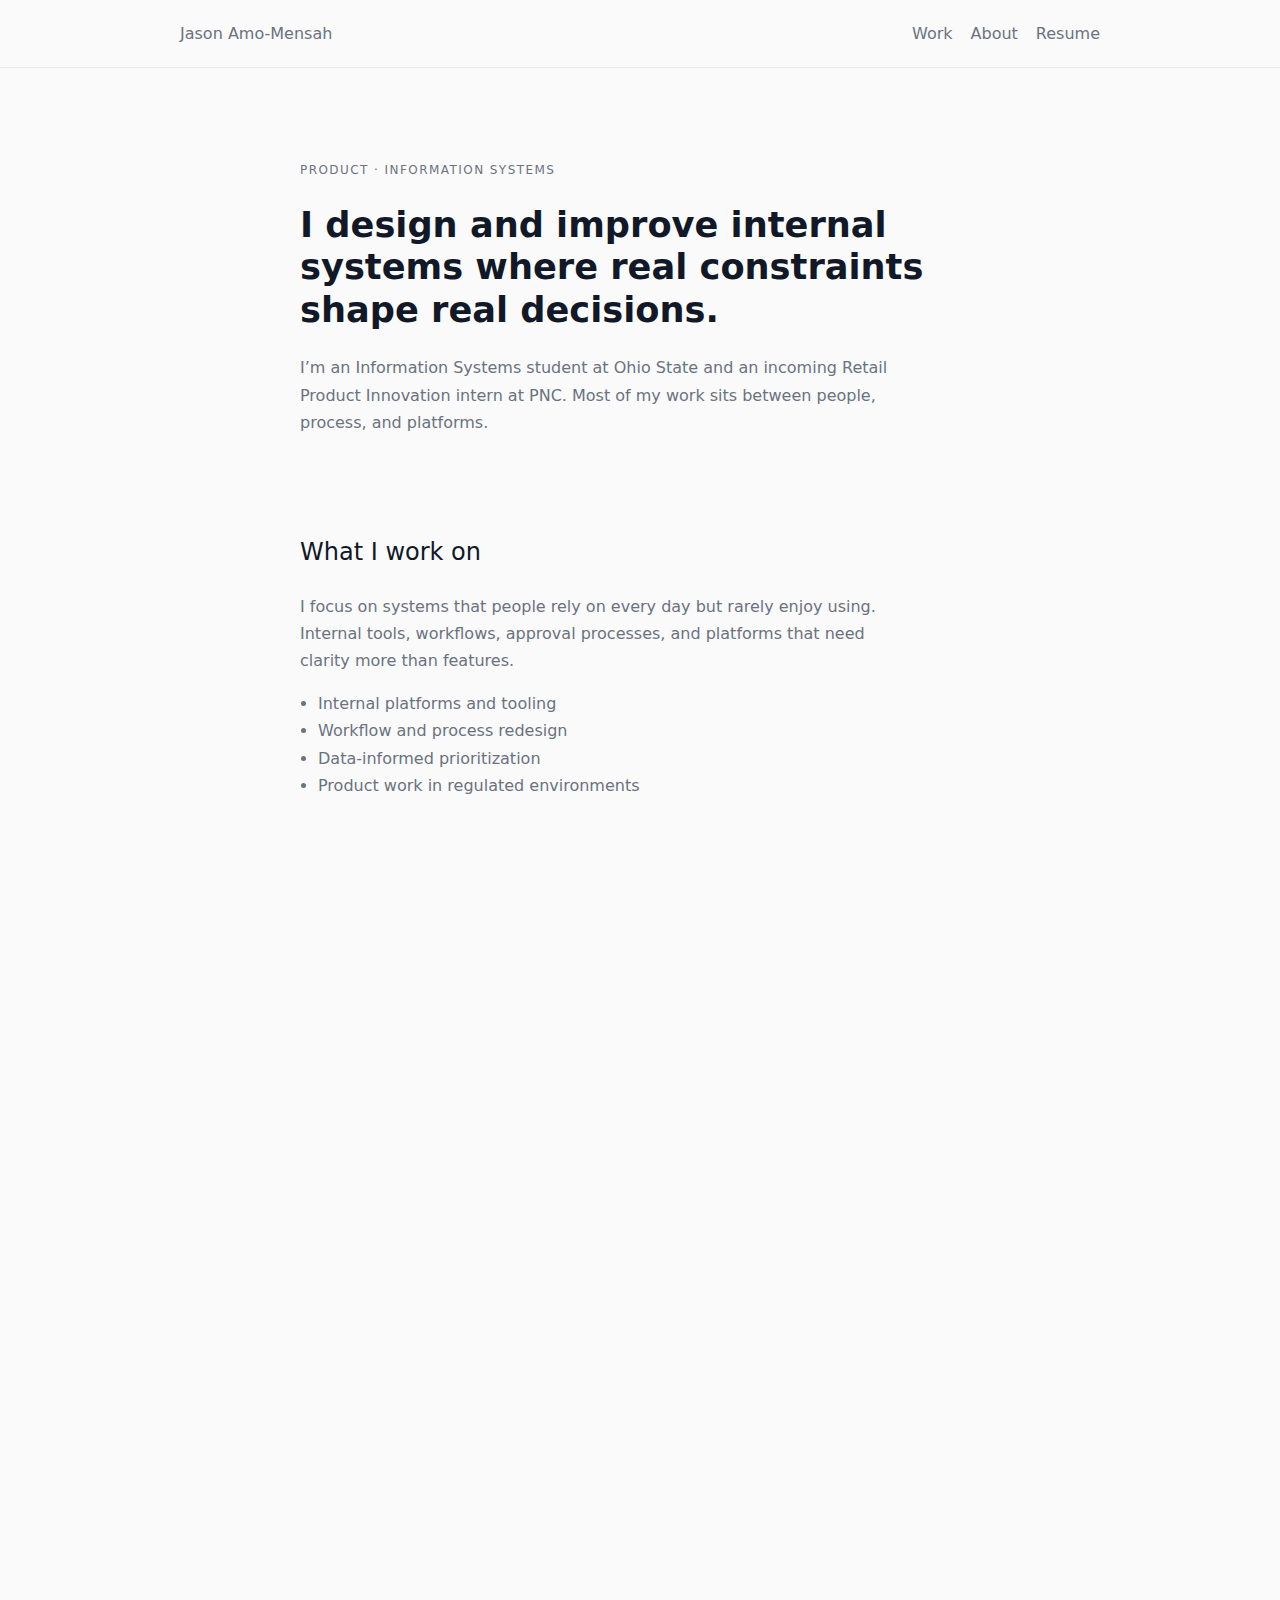
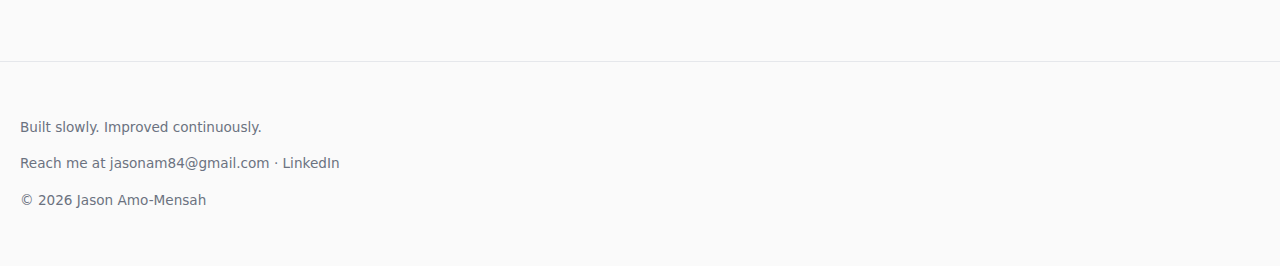
<file: index.html>
<!doctype html>
<html lang="en">
<head>
  <meta charset="utf-8">
  <meta name="viewport" content="width=device-width, initial-scale=1">
  <title>Jason Amo-Mensah</title>
  <meta name="description" content="Product and Information Systems portfolio focused on internal platforms, workflows, and decision-making.">
  <link rel="icon" type="image/svg+xml" href="assets/favicon.svg">
  <link rel="stylesheet" href="assets/css/style.css">
</head>
<body>

<div id="progress"></div>

<header class="header">
  <nav class="nav">
    <a class="brand" href="index.html">Jason Amo-Mensah</a>
    <div class="nav-links">
      <a href="work.html">Work</a>
      <a href="about.html">About</a>
      <a href="resume.html">Resume</a>
    </div>
  </nav>
</header>

<main class="main">

  <!-- INTRO -->
  <section class="intro reveal">
    <p class="eyebrow">Product · Information Systems</p>
    <h1>
      I design and improve internal systems where
      real constraints shape real decisions.
    </h1>
    <p class="lede">
      I’m an Information Systems student at Ohio State and an incoming
      Retail Product Innovation intern at PNC. Most of my work sits
      between people, process, and platforms.
    </p>
  </section>

  <!-- WHAT I WORK ON -->
  <section class="reveal">
    <h2>What I work on</h2>
    <p class="lede">
      I focus on systems that people rely on every day but rarely enjoy using.
      Internal tools, workflows, approval processes, and platforms that
      need clarity more than features.
    </p>
    <ul>
      <li>Internal platforms and tooling</li>
      <li>Workflow and process redesign</li>
      <li>Data-informed prioritization</li>
      <li>Product work in regulated environments</li>
    </ul>
  </section>

  <!-- SELECTED WORK -->
  <section class="reveal">
    <h2>Selected work</h2>

    <p>
      <strong>
        <a href="case-imageomics.html">
          NSF website redesign
        </a>
      </strong><br>
      Led an end-to-end redesign of an internal research platform used by
      faculty, researchers, and staff. Improved navigation clarity,
      reduced approval turnaround time, and established a clearer
      source of truth.
    </p>

    <p>
      <strong>
        <a href="case-asphalt-qcqa.html">
          Materials testing and compliance systems
        </a>
      </strong><br>
      Designed tracking and review workflows in a public-sector
      environment, improving audit readiness and reducing processing
      time under regulatory constraints.
    </p>

    <p>
      <strong>
        Digital strategy and analytics
      </strong><br>
      Used analytics to guide content and outreach decisions,
      working with non-technical stakeholders to define what success
      actually meant.
    </p>
  </section>

  <!-- HOW I THINK -->
  <section class="reveal">
    <h2>How I approach problems</h2>
    <ul>
      <li>I write decisions down so tradeoffs are explicit</li>
      <li>I prioritize clarity over customization</li>
      <li>I design systems that survive handoffs</li>
      <li>I optimize for long-term maintainability, not demos</li>
    </ul>
  </section>

</main>

<footer class="footer">
  <p class="footer-note">Built slowly. Improved continuously.</p>
  <p>
    Reach me at
    <a href="mailto:jasonam84@gmail.com">jasonam84@gmail.com</a>
    ·
    <a href="https://www.linkedin.com/in/jasonamomensah" target="_blank" rel="noopener">
      LinkedIn
    </a>
  </p>
  <p>© <span id="year"></span> Jason Amo-Mensah</p>
</footer>

<script src="assets/js/main.js"></script>
</body>
</html>
</file>
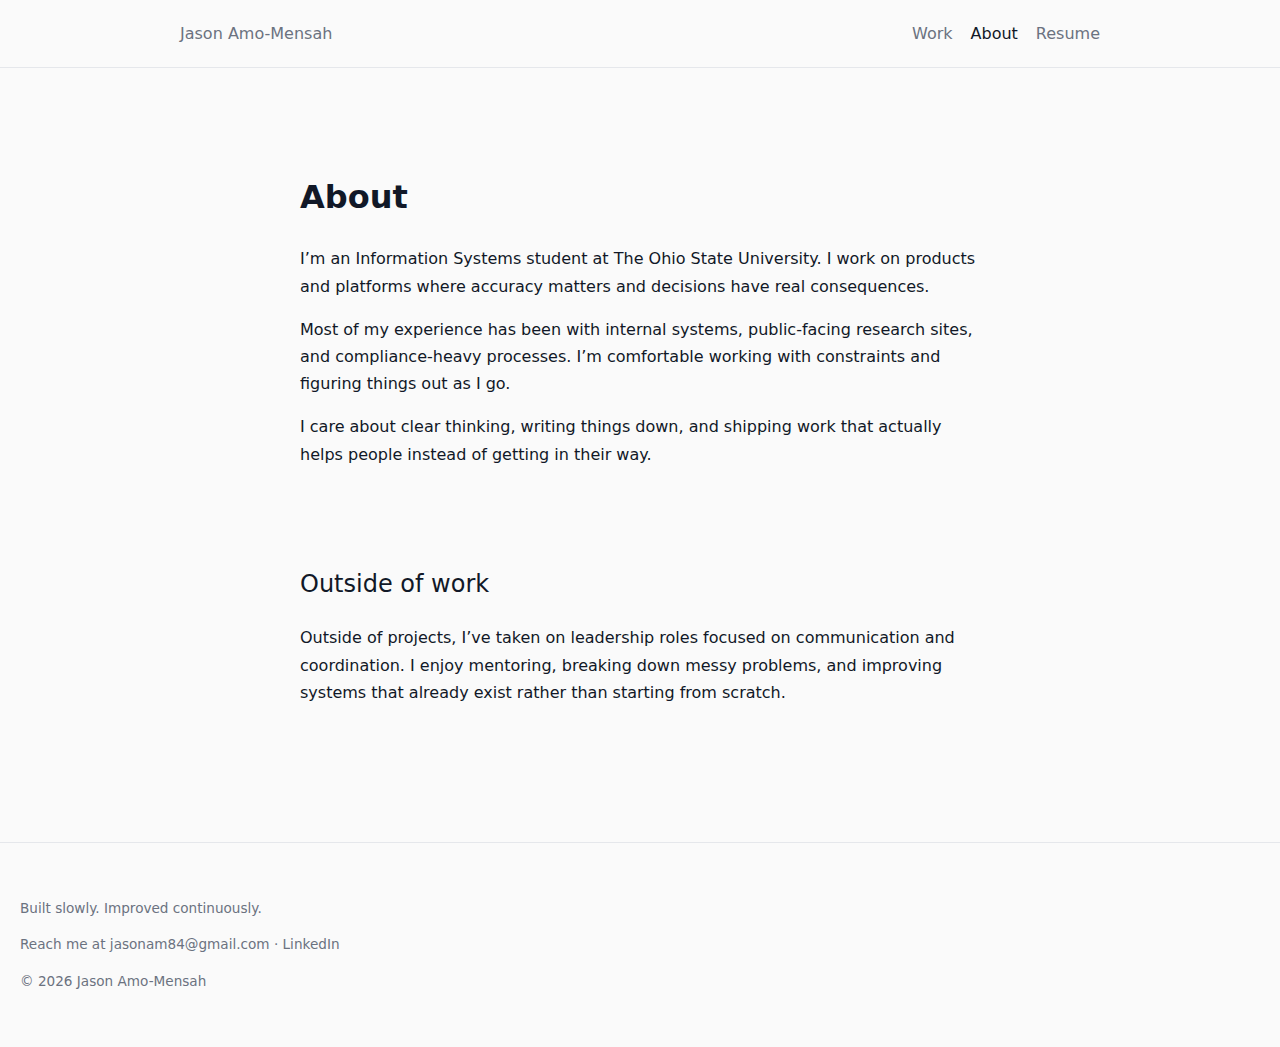
<file: about.html>
<!doctype html>
<html lang="en">
<head>
  <meta charset="utf-8">
  <meta name="viewport" content="width=device-width, initial-scale=1">
  <title>About | Jason Amo-Mensah</title>
  <link rel="icon" type="image/svg+xml" href="assets/favicon.svg">
  <link rel="stylesheet" href="assets/css/style.css">
</head>
<body>

<header class="header">
  <nav class="nav">
    <a class="brand" href="index.html">Jason Amo-Mensah</a>
    <div class="nav-links">
      <a href="work.html">Work</a>
      <a class="active" href="about.html">About</a>
      <a href="resume.html">Resume</a>
    </div>
  </nav>
</header>

<main class="main">
  <h1>About</h1>

  <p>
    I’m an Information Systems student at The Ohio State University.
    I work on products and platforms where accuracy matters and
    decisions have real consequences.
  </p>

  <p>
    Most of my experience has been with internal systems, public-facing
    research sites, and compliance-heavy processes. I’m comfortable
    working with constraints and figuring things out as I go.
  </p>

  <p>
    I care about clear thinking, writing things down, and shipping work
    that actually helps people instead of getting in their way.
  </p>

  <h2>Outside of work</h2>
  <p>
    Outside of projects, I’ve taken on leadership roles focused on
    communication and coordination. I enjoy mentoring, breaking down
    messy problems, and improving systems that already exist rather
    than starting from scratch.
  </p>
</main>

<footer class="footer">
  <p class="footer-note">Built slowly. Improved continuously.</p>
  <p>
    Reach me at
    <a href="mailto:jasonam84@gmail.com">jasonam84@gmail.com</a>
    ·
    <a href="https://www.linkedin.com/in/jasonamomensah" target="_blank" rel="noopener">
      LinkedIn
    </a>
  </p>
  <p>© <span id="year"></span> Jason Amo-Mensah</p>
</footer>

<script src="assets/js/main.js"></script>
</body>
</html>
</file>
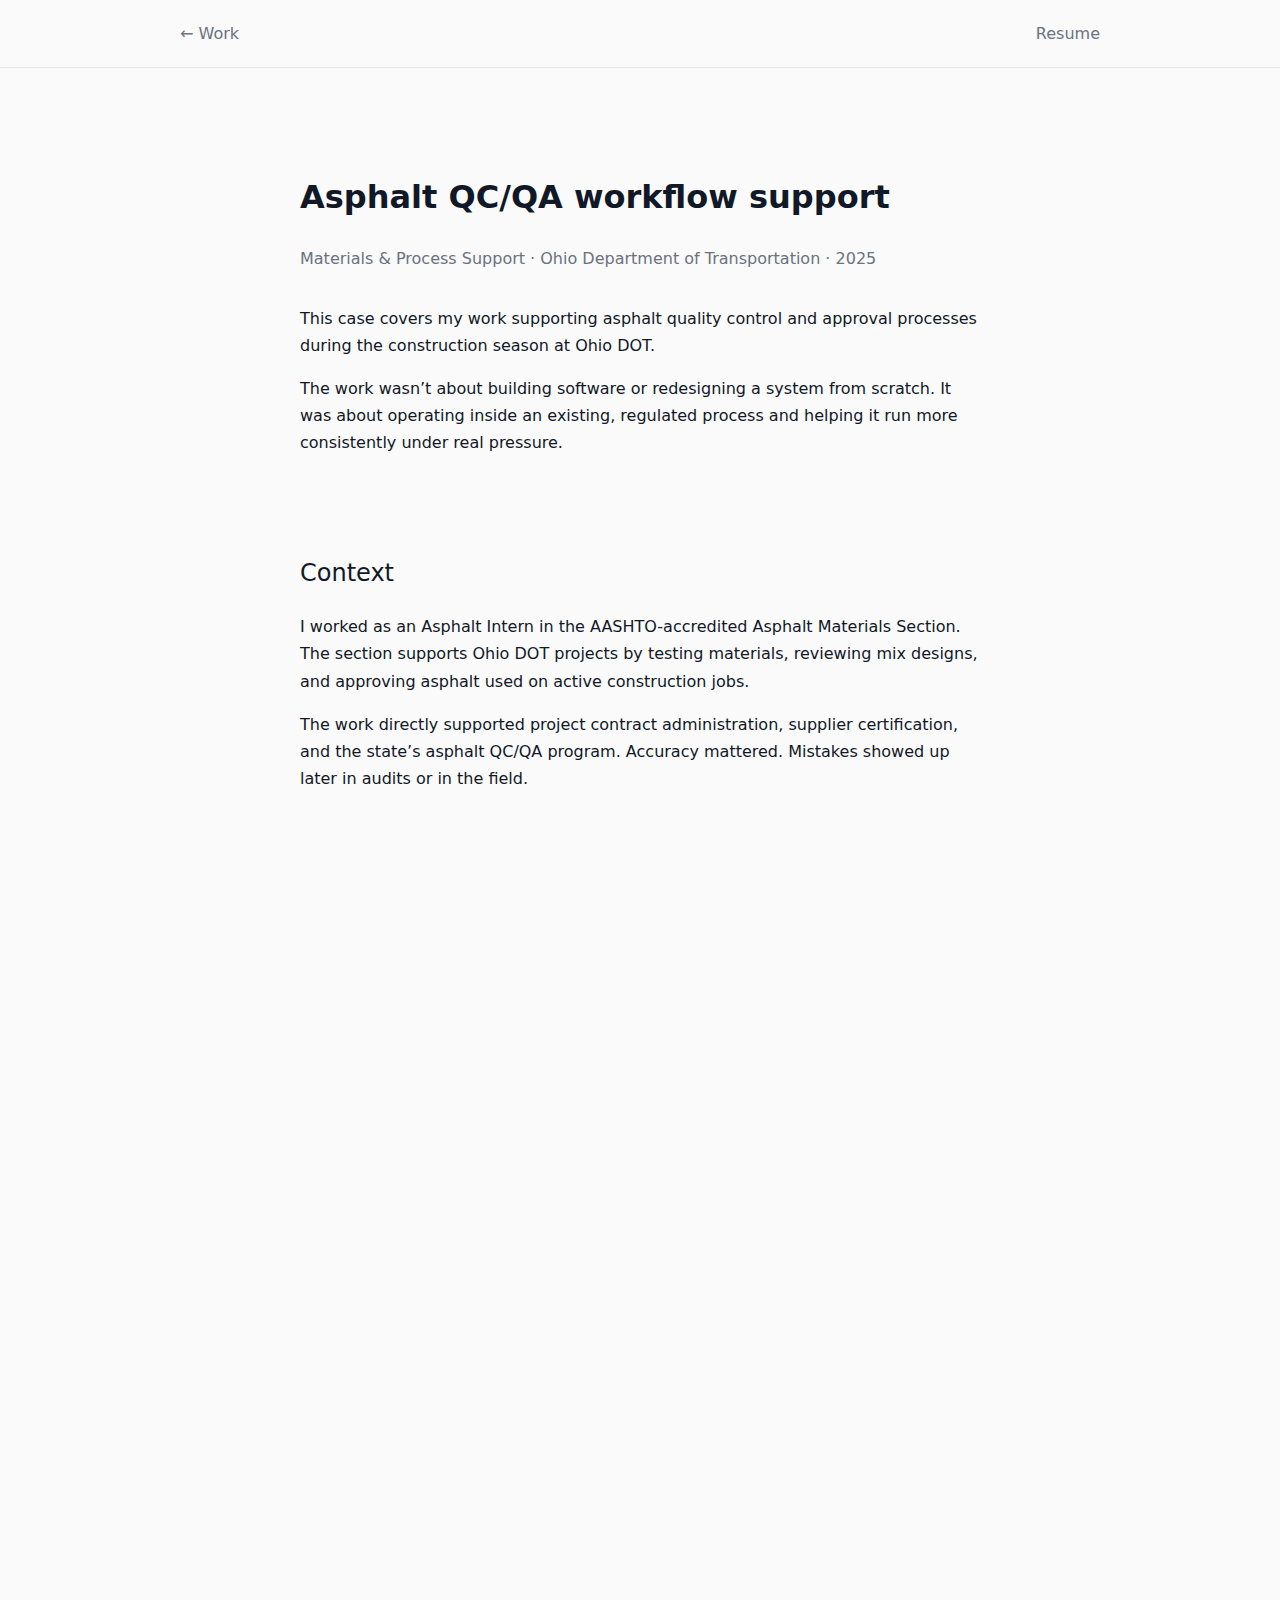
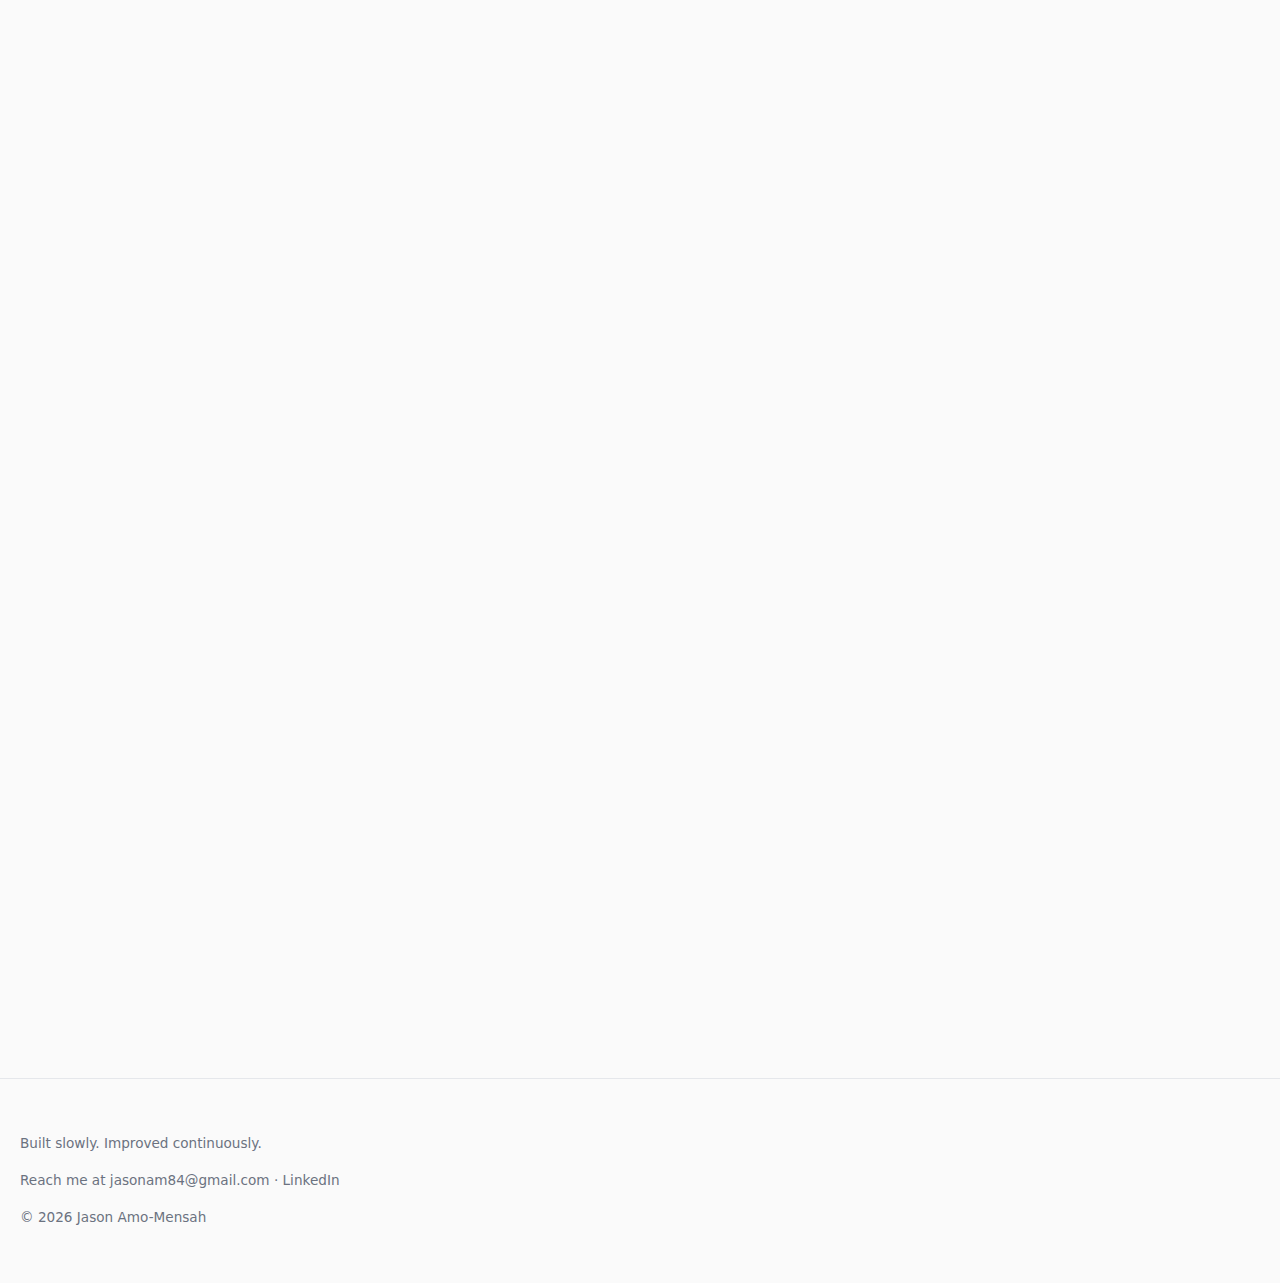
<file: case-asphalt-qcqa.html>
<!doctype html>
<html lang="en">
<head>
  <meta charset="utf-8">
  <meta name="viewport" content="width=device-width, initial-scale=1">
  <title>Materials testing & compliance workflows| Jason Amo-Mensah</title>
  <meta name="description" content="Supporting asphalt quality control and approval workflows in a regulated public-sector environment.">
  <link rel="icon" type="image/svg+xml" href="assets/favicon.svg">
  <link rel="stylesheet" href="assets/css/style.css">
</head>
<body>

<div id="progress"></div>

<header class="header">
  <nav class="nav">
    <a class="brand" href="work.html">← Work</a>
    <div class="nav-links">
      <a href="resume.html">Resume</a>
    </div>
  </nav>
</header>

<main class="main">

  <!-- SUMMARY -->
  <section class="reveal">
    <h1>Asphalt QC/QA workflow support</h1>
    <p class="case-meta">
      Materials & Process Support · Ohio Department of Transportation · 2025
    </p>

    <p>
      This case covers my work supporting asphalt quality control and approval
      processes during the construction season at Ohio DOT.
    </p>

    <p>
      The work wasn’t about building software or redesigning a system from
      scratch. It was about operating inside an existing, regulated process
      and helping it run more consistently under real pressure.
    </p>
  </section>

  <!-- CONTEXT -->
  <section class="reveal">
    <h2>Context</h2>
    <p>
      I worked as an Asphalt Intern in the AASHTO-accredited Asphalt Materials
      Section. The section supports Ohio DOT projects by testing materials,
      reviewing mix designs, and approving asphalt used on active construction
      jobs.
    </p>

    <p>
      The work directly supported project contract administration, supplier
      certification, and the state’s asphalt QC/QA program. Accuracy mattered.
      Mistakes showed up later in audits or in the field.
    </p>
  </section>

  <!-- ROLE -->
  <section class="reveal">
    <h2>My role</h2>

    <p>
      I supported both the Asphalt Mix and Asphalt Binder areas during the
      construction season. Most days involved verifying materials and mix
      designs submitted for Ohio DOT projects.
    </p>

    <ul>
      <li>Tested asphalt binders and emulsions from active construction projects</li>
      <li>Recreated mix designs by mixing and compacting lab specimens</li>
      <li>Checked moisture susceptibility and other required performance criteria</li>
      <li>Reviewed new mix designs to confirm they met ODOT specifications</li>
      <li>Helped benchmark mix designs as part of balanced mix design work</li>
    </ul>

    <p>
      The job required careful documentation and consistency. Most issues
      weren’t dramatic. They were small mismatches that could slow approvals
      or create problems later if missed.
    </p>
  </section>

  <!-- PROBLEM -->
  <section class="reveal">
    <h2>What made the work challenging</h2>
    <ul>
      <li>High volume during peak construction months</li>
      <li>Strict specifications with little room for interpretation</li>
      <li>Multiple stakeholders relying on timely approvals</li>
      <li>Manual tracking across documents and spreadsheets</li>
    </ul>
  </section>

  <!-- CONTRIBUTION -->
  <section class="reveal">
    <h2>How I contributed</h2>
    <p>
      Beyond testing and review, I helped bring more structure to how issues
      were tracked and discussed during reviews.
    </p>

    <ul>
      <li>Identified recurring issues across mix design submissions</li>
      <li>Helped organize review notes so patterns were easier to spot</li>
      <li>Supported clearer handoffs between review and approval steps</li>
    </ul>
  </section>

  <!-- IMPACT -->
  <section class="reveal">
    <h2>Impact</h2>
    <ul>
      <li>Fewer repeated clarification requests during reviews</li>
      <li>More predictable turnaround on mix design approvals</li>
      <li>Better preparation for audits and documentation checks</li>
    </ul>
  </section>

  <!-- TRADEOFFS -->
  <section class="reveal">
    <h2>Tradeoffs</h2>
    <p>
      The work stayed intentionally conservative. Introducing new tools or
      processes would have added training overhead during the busiest part
      of the season.
    </p>
  </section>

  <!-- REFLECTION -->
  <section class="reveal">
    <h2>Reflection</h2>
    <p>
      Working inside a regulated QC/QA system reinforced how important
      consistency and documentation are. Small process improvements often
      matter more than new technology.
    </p>
  </section>

</main>

<footer class="footer">
  <p class="footer-note">Built slowly. Improved continuously.</p>
  <p>
    Reach me at
    <a href="mailto:jasonam84@gmail.com">jasonam84@gmail.com</a>
    ·
    <a href="https://www.linkedin.com/in/jasonamomensah" target="_blank" rel="noopener">
      LinkedIn
    </a>
  </p>
  <p>© <span id="year"></span> Jason Amo-Mensah</p>
</footer>

<script src="assets/js/main.js"></script>
</body>
</html>
</file>
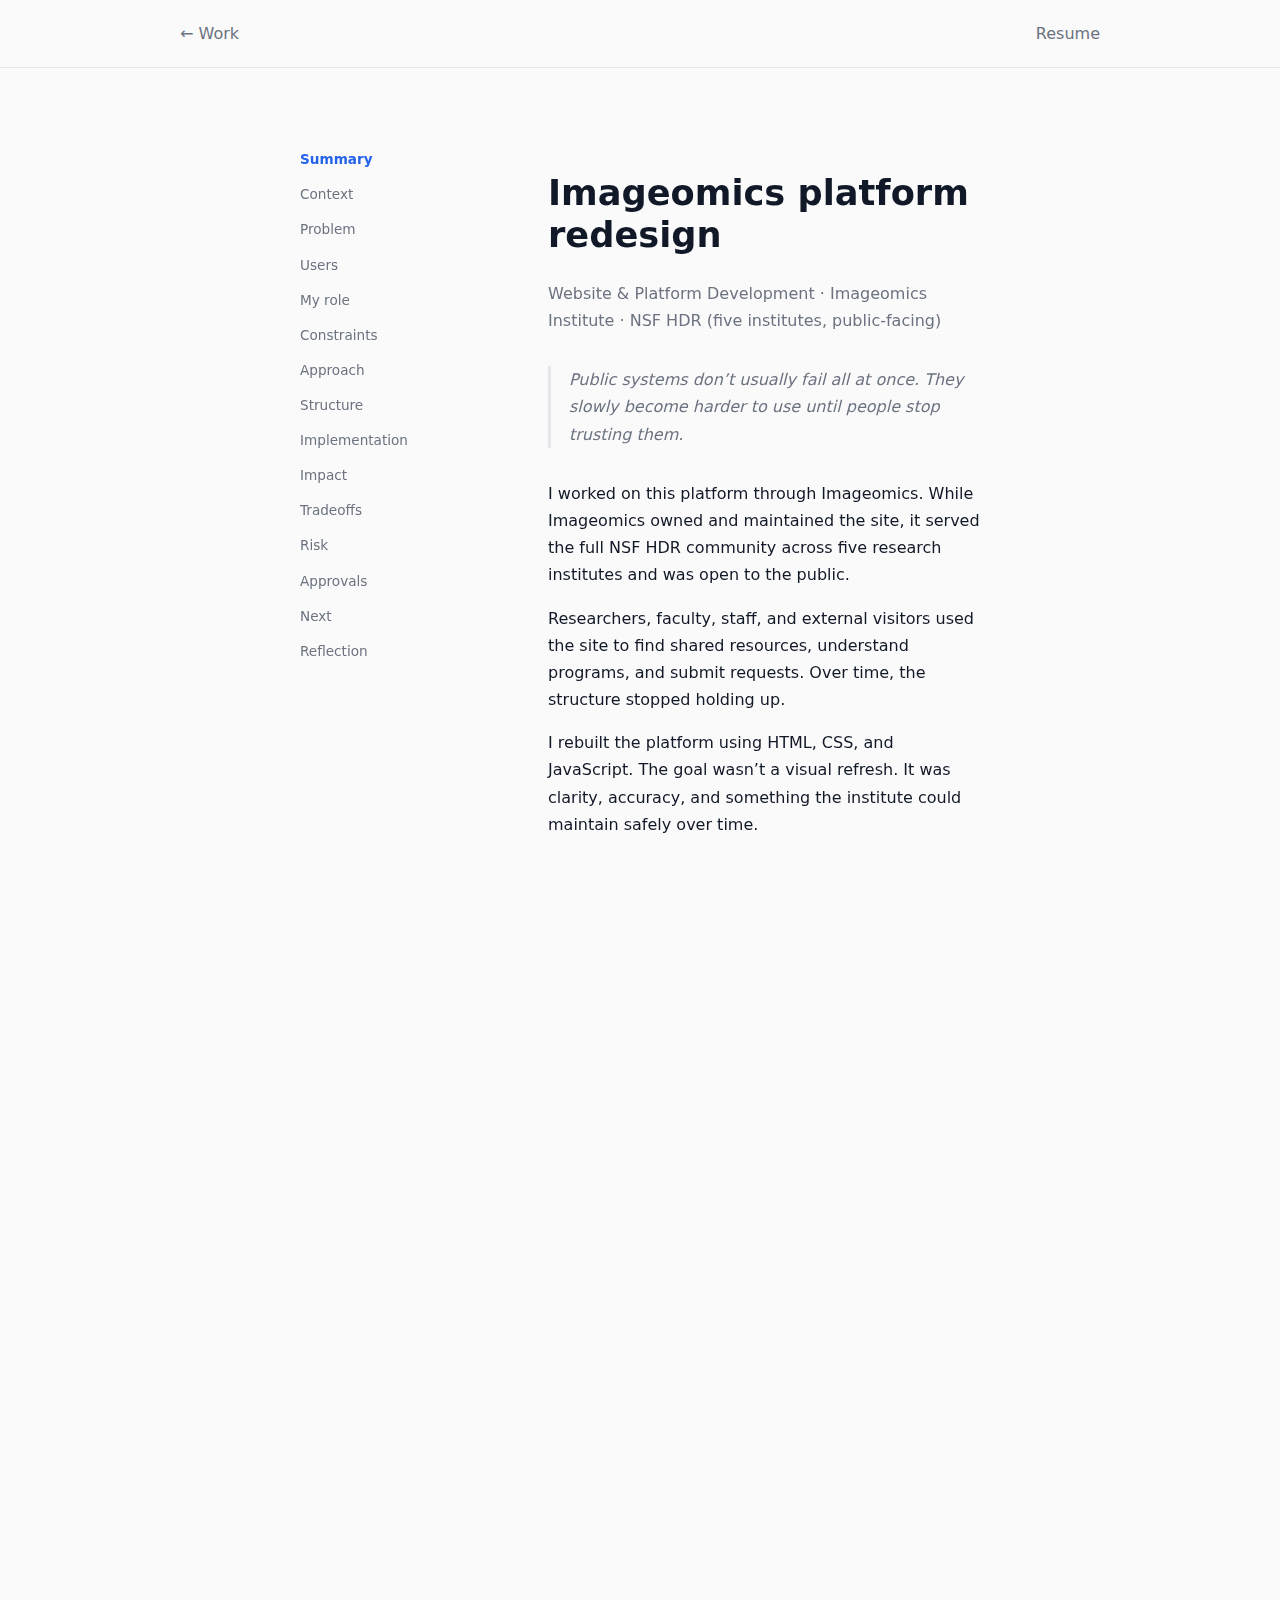
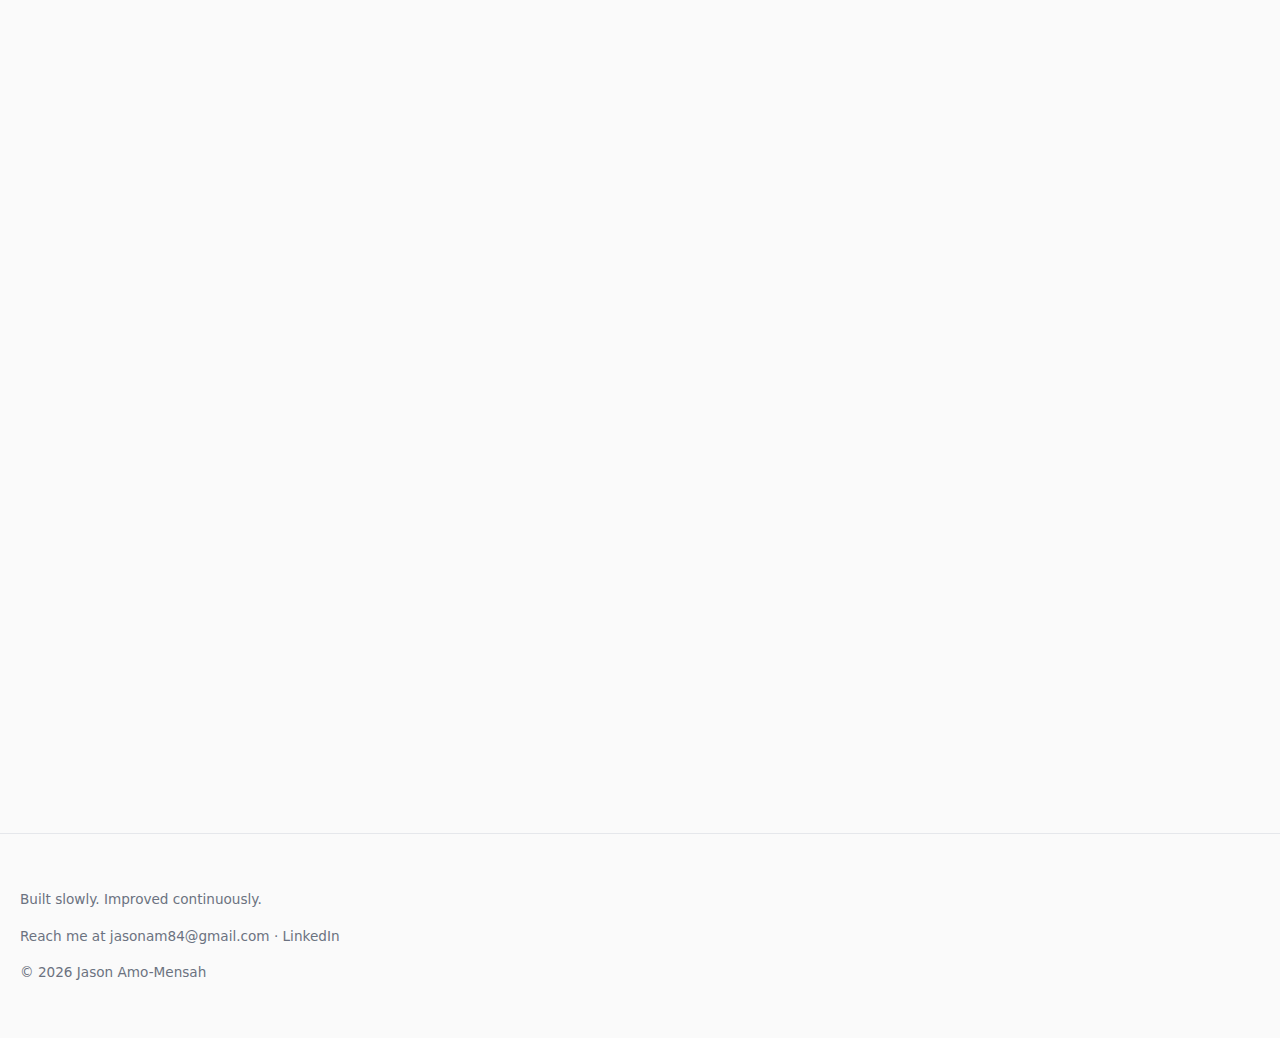
<file: case-imageomics.html>
<!doctype html>
<html lang="en">
<head>
  <meta charset="utf-8">
  <meta name="viewport" content="width=device-width, initial-scale=1">
  <title>Imageomics Platform Redesign | Jason Amo-Mensah</title>
  <meta name="description" content="Redesign of a public-facing platform built through Imageomics for the five-institute NSF HDR community.">
  <link rel="icon" type="image/svg+xml" href="assets/favicon.svg">
  <link rel="stylesheet" href="assets/css/style.css">
</head>
<body>

<div id="progress"></div>

<header class="header">
  <nav class="nav">
    <a class="brand" href="work.html">← Work</a>
    <div class="nav-links">
      <a href="resume.html">Resume</a>
    </div>
  </nav>
</header>

<main class="main case-layout">

  <!-- SIDE NAV -->
  <aside class="case-nav">
    <ul>
      <li><a href="#summary">Summary</a></li>
      <li><a href="#context">Context</a></li>
      <li><a href="#problem">Problem</a></li>
      <li><a href="#users">Users</a></li>
      <li><a href="#role">My role</a></li>
      <li><a href="#constraints">Constraints</a></li>
      <li><a href="#approach">Approach</a></li>
      <li><a href="#architecture">Structure</a></li>
      <li><a href="#implementation">Implementation</a></li>
      <li><a href="#impact">Impact</a></li>
      <li><a href="#tradeoffs">Tradeoffs</a></li>
      <li><a href="#risk">Risk</a></li>
      <li><a href="#approvals">Approvals</a></li>
      <li><a href="#next">Next</a></li>
      <li><a href="#reflection">Reflection</a></li>
    </ul>
  </aside>

  <!-- CONTENT -->
  <article class="case-content">

    <!-- SUMMARY -->
    <section id="summary" class="reveal">
      <h1>Imageomics platform redesign</h1>
      <p class="case-meta">
        Website & Platform Development · Imageomics Institute · NSF HDR (five institutes, public-facing)
      </p>

      <blockquote>
        Public systems don’t usually fail all at once.
        They slowly become harder to use until people stop trusting them.
      </blockquote>

      <p>
        I worked on this platform through Imageomics. While Imageomics owned
        and maintained the site, it served the full NSF HDR community across
        five research institutes and was open to the public.
      </p>

      <p>
        Researchers, faculty, staff, and external visitors used the site
        to find shared resources, understand programs, and submit requests.
        Over time, the structure stopped holding up.
      </p>

      <p>
        I rebuilt the platform using HTML, CSS, and JavaScript. The goal
        wasn’t a visual refresh. It was clarity, accuracy, and something
        the institute could maintain safely over time.
      </p>
    </section>

    <!-- CONTEXT -->
    <section id="context" class="reveal">
      <h2>Context</h2>
      <p>
        Imageomics hosted and maintained a public-facing platform on behalf
        of the NSF HDR program.
      </p>

      <p>
        The site needed to work for multiple audiences at once: internal
        teams across five institutes and members of the public looking
        for clear, reliable information.
      </p>

      <p>
        The redesign required migrating all content from the legacy site
        while ensuring accuracy, accessibility, and formal approval.
      </p>
    </section>

    <!-- PROBLEM -->
    <section id="problem" class="reveal">
      <h2>Problem</h2>
      <p>
        The issue wasn’t missing features. It was accumulated mess.
      </p>

      <ul>
        <li>Navigation reflected program history instead of user intent</li>
        <li>Similar content was split across multiple sections</li>
        <li>Approval steps weren’t clearly documented</li>
        <li>Public and internal needs blurred together</li>
      </ul>
    </section>

    <!-- USERS -->
    <section id="users" class="reveal">
      <h2>Users</h2>
      <ul>
        <li><strong>Researchers</strong> across five institutes using shared resources</li>
        <li><strong>Faculty</strong> tracking approvals and timelines</li>
        <li><strong>Administrative staff</strong> coordinating requests and documentation</li>
        <li><strong>Public visitors</strong> learning about the program and its work</li>
      </ul>
    </section>

    <!-- ROLE -->
    <section id="role" class="reveal">
      <h2>My role</h2>
      <p>
        I worked with a student designer. I handled the frontend,
        content migration, and how the system actually behaved.
      </p>

      <ul>
        <li>Turned designs into a working, maintainable site</li>
        <li>Migrated all content from the legacy platform</li>
        <li>Worked through approvals before publishing anything publicly</li>
        <li>Reorganized content around real workflows and audiences</li>
        <li>Shipped changes and adjusted based on feedback</li>
      </ul>

      <p>
        Migration often meant reconciling outdated or conflicting content
        with stakeholders instead of copying pages over blindly.
      </p>
    </section>

    <!-- CONSTRAINTS -->
    <section id="constraints" class="reveal">
      <h2>Constraints</h2>
      <ul>
        <li>One platform serving public and internal audiences</li>
        <li>Accuracy and approval mattered more than speed</li>
        <li>Limited engineering support</li>
        <li>The site needed to survive long-term handoff</li>
      </ul>
    </section>

    <!-- APPROACH -->
    <section id="approach" class="reveal">
      <h2>Approach</h2>
      <ul>
        <li>Listed common tasks by audience</li>
        <li>Separated public information from internal workflows</li>
        <li>Grouped content around intent, not initiatives</li>
        <li>Shipped in small steps to avoid disruption</li>
      </ul>
    </section>

    <!-- STRUCTURE -->
    <section id="architecture" class="reveal">
      <h2>Structure before and after</h2>

      <p>
        The original navigation grew around individual programs and
        initiatives. As more work was added, top-level options multiplied
        and similar content ended up split across sections.
      </p>

      <p>
        I restructured the navigation around what people actually came to
        do. Related work was grouped under shared categories, and
        program-specific content moved one level down. This reduced
        top-level choices and made the site easier to scan without losing depth.
      </p>

      <div class="arch-toggle">
        <button data-view="before" class="active">Before</button>
        <button data-view="after">After</button>
      </div>

      <div id="arch-diagram"></div>
    </section>

    <!-- IMPLEMENTATION -->
    <section id="implementation" class="reveal">
      <h2>Implementation</h2>
      <ul>
        <li>Vanilla HTML, CSS, and JavaScript</li>
        <li>No frameworks</li>
        <li>JavaScript only where it helped</li>
        <li>Simple structure, easy to maintain</li>
      </ul>
    </section>

    <!-- IMPACT -->
    <section id="impact" class="reveal">
      <h2>Impact</h2>
      <ul>
        <li>Less time spent searching for information</li>
        <li>Approvals moved faster</li>
        <li>Fewer clarification emails</li>
        <li>The site became the default public reference</li>
      </ul>
    </section>

    <!-- TRADEOFFS -->
    <section id="tradeoffs" class="reveal">
      <h2>Tradeoffs</h2>
      <ul>
        <li>Chose clarity over deep customization</li>
        <li>Kept manual review to protect public accuracy</li>
        <li>Delayed advanced features</li>
      </ul>
    </section>

    <!-- RISK -->
    <section id="risk" class="reveal">
      <h2>What could’ve gone wrong</h2>
      <ul>
        <li>Publishing inaccurate public information</li>
        <li>Breaking links relied on by external users</li>
        <li>Blurring lines between public and internal content</li>
      </ul>
    </section>

    <!-- APPROVALS -->
    <section id="approvals" class="reveal">
      <h2>Approval flow</h2>
      <ul>
        <li>Identify content to move or update</li>
        <li>Check accuracy with staff</li>
        <li>Get faculty or program lead sign-off</li>
        <li>Publish publicly</li>
      </ul>
    </section>

    <!-- NEXT -->
    <section id="next" class="reveal">
      <h2>What I’d do next</h2>
      <p>I’d focus on search and onboarding, then let usage data guide any bigger changes.</p>
    </section>

    <!-- REFLECTION -->
    <section id="reflection" class="reveal">
      <h2>Reflection</h2>
      <ul>
        <li>Public-facing systems raise the stakes</li>
        <li>Migration is where trust is earned</li>
        <li>Structure matters more than features</li>
      </ul>
    </section>

  </article>

</main>

<footer class="footer">
  <p class="footer-note">Built slowly. Improved continuously.</p>
  <p>
    Reach me at
    <a href="mailto:jasonam84@gmail.com">jasonam84@gmail.com</a>
    ·
    <a href="https://www.linkedin.com/in/jasonamomensah" target="_blank" rel="noopener">
      LinkedIn
    </a>
  </p>
  <p>© <span id="year"></span> Jason Amo-Mensah</p>
</footer>

<script src="assets/js/main.js"></script>
</body>
</html>
</file>
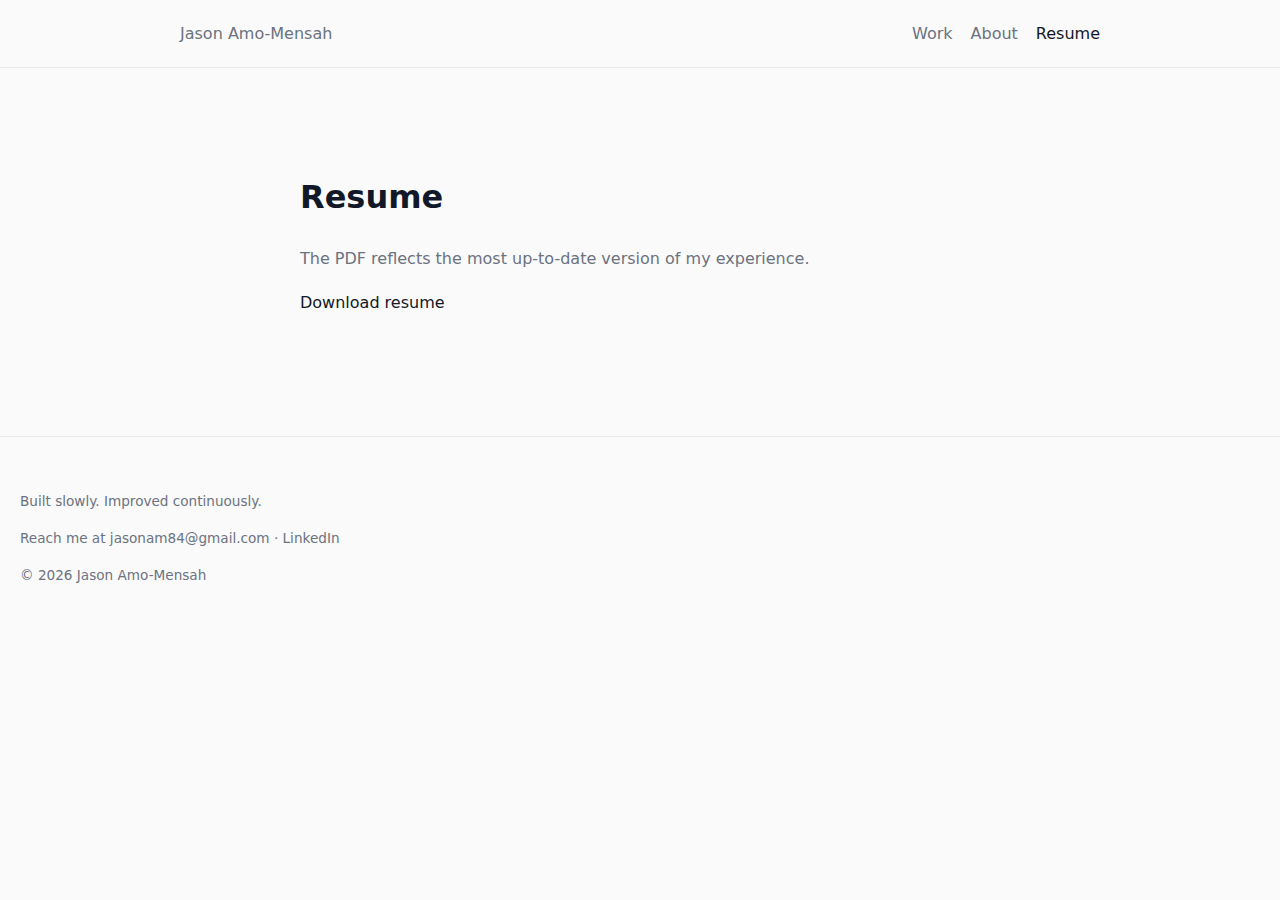
<file: resume.html>
<!doctype html>
<html lang="en">
<head>
  <meta charset="utf-8">
  <meta name="viewport" content="width=device-width, initial-scale=1">
  <title>Resume | Jason Amo-Mensah</title>
  <link rel="icon" type="image/svg+xml" href="assets/favicon.svg">
  <link rel="stylesheet" href="assets/css/style.css">
</head>
<body>

<header class="header">
  <nav class="nav">
    <a class="brand" href="index.html">Jason Amo-Mensah</a>
    <div class="nav-links">
      <a href="work.html">Work</a>
      <a href="about.html">About</a>
      <a class="active" href="resume.html">Resume</a>
    </div>
  </nav>
</header>

<main class="main">
  <h1>Resume</h1>
  <p class="lede">The PDF reflects the most up-to-date version of my experience.</p>
  <a class="link-primary" href="resume.pdf">Download resume</a>
</main>

<footer class="footer">
  <p class="footer-note">Built slowly. Improved continuously.</p>
  <p>
    Reach me at
    <a href="mailto:jasonam84@gmail.com">jasonam84@gmail.com</a>
    ·
    <a href="https://www.linkedin.com/in/jasonamomensah" target="_blank" rel="noopener">
      LinkedIn
    </a>
  </p>
  <p>© <span id="year"></span> Jason Amo-Mensah</p>
</footer>


<script src="assets/js/main.js"></script>
</body>
</html>
</file>
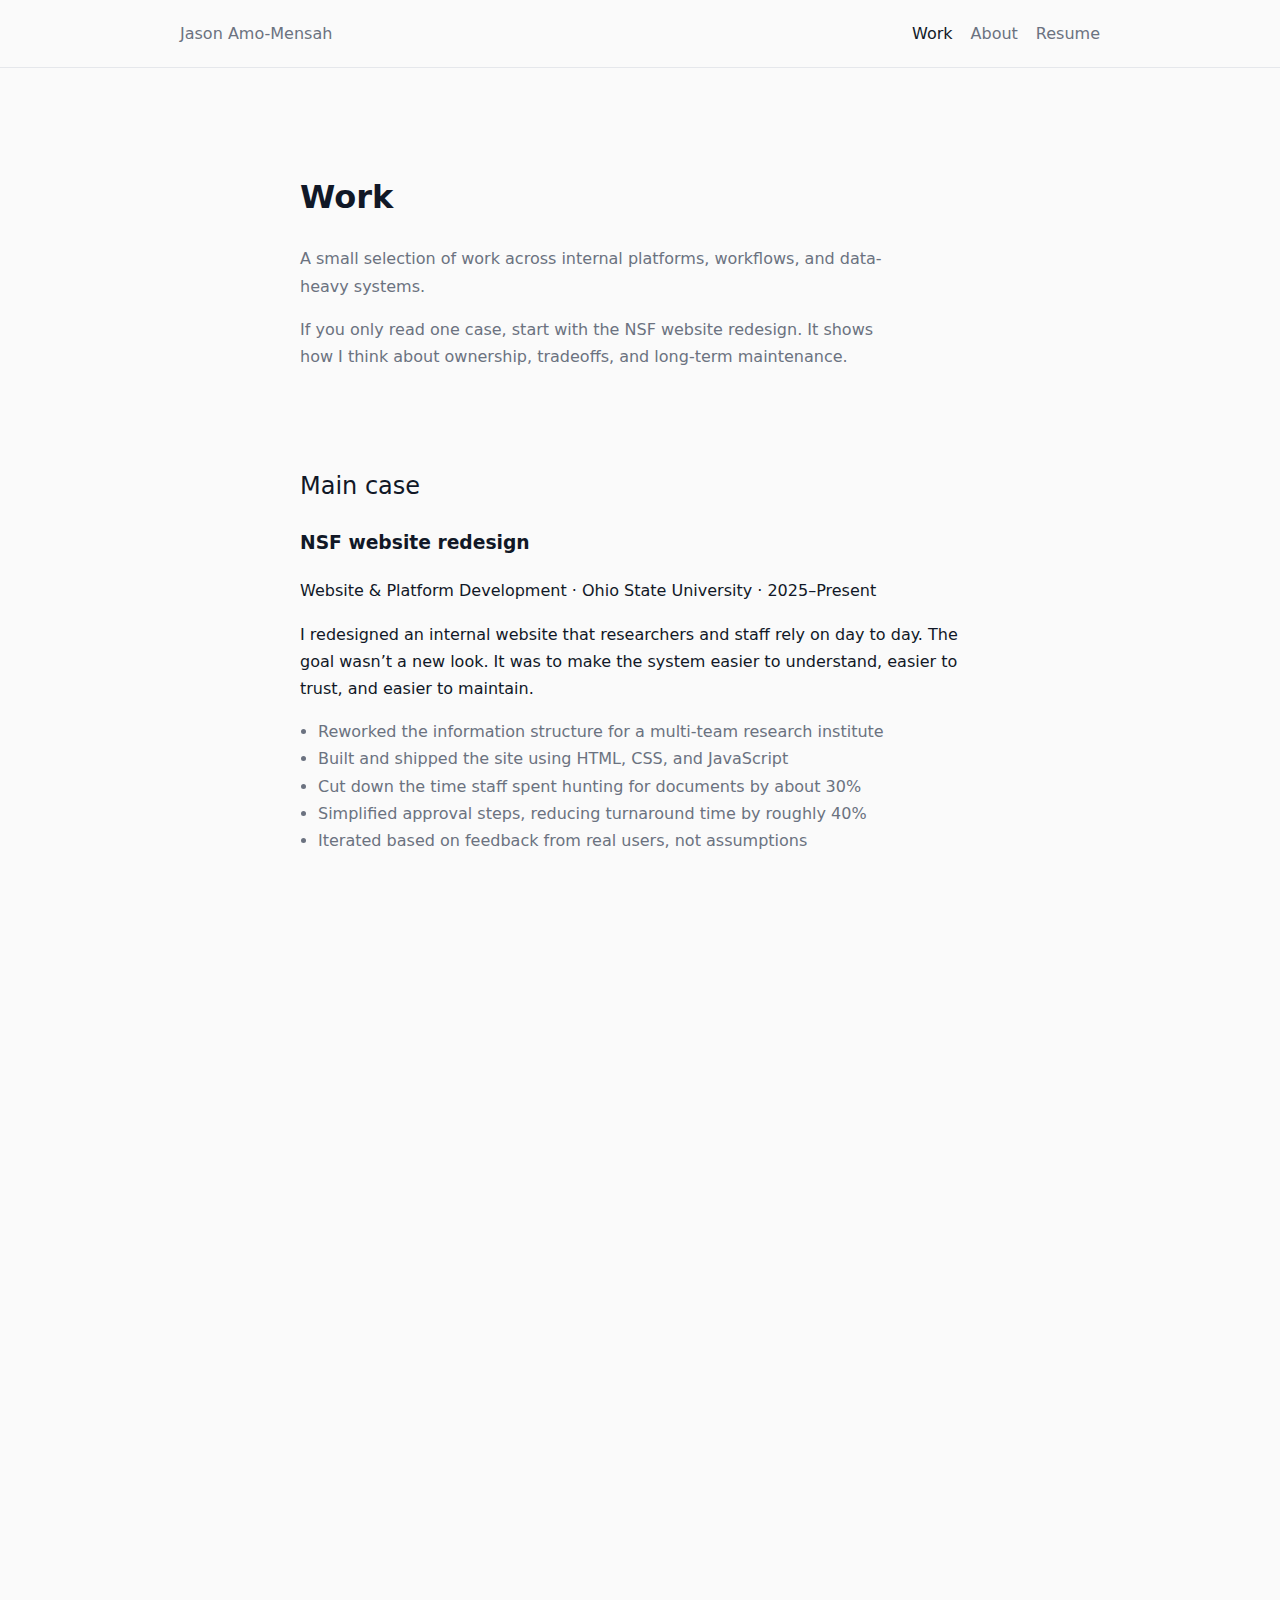
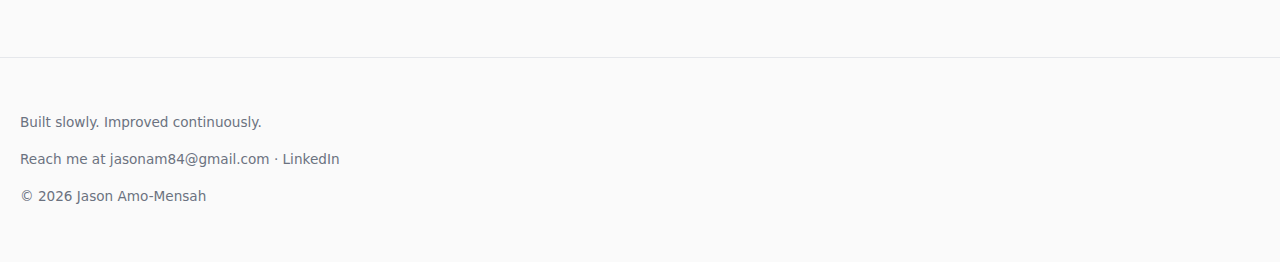
<file: work.html>
<!doctype html>
<html lang="en">
<head>
  <meta charset="utf-8">
  <meta name="viewport" content="width=device-width, initial-scale=1">
  <title>Work | Jason Amo-Mensah</title>
  <meta name="description" content="Selected work by Jason Amo-Mensah across internal platforms, workflows, and data-driven systems.">
  <link rel="icon" type="image/svg+xml" href="assets/favicon.svg">
  <link rel="stylesheet" href="assets/css/style.css">
</head>
<body>

<div id="progress"></div>

<header class="header">
  <nav class="nav">
    <a class="brand" href="index.html">Jason Amo-Mensah</a>
    <div class="nav-links">
      <a class="active" href="work.html">Work</a>
      <a href="about.html">About</a>
      <a href="resume.html">Resume</a>
    </div>
  </nav>
</header>

<main class="main">

  <!-- INTRO -->
  <section class="reveal">
    <h1>Work</h1>
    <p class="lede">
      A small selection of work across internal platforms, workflows,
      and data-heavy systems.
    </p>
    <p class="lede">
      If you only read one case, start with the NSF website redesign.
      It shows how I think about ownership, tradeoffs, and long-term
      maintenance.
    </p>
  </section>

  <!-- MAIN CASE -->
  <section class="reveal">
    <h2>Main case</h2>
  </section>

  <section class="case reveal">
    <h3>
      <a href="case-imageomics.html">
        NSF website redesign
      </a>
    </h3>
    <p class="tag">
      Website & Platform Development · Ohio State University · 2025–Present
    </p>
    <p class="case-summary">
      I redesigned an internal website that researchers and staff rely on
      day to day. The goal wasn’t a new look. It was to make the system
      easier to understand, easier to trust, and easier to maintain.
    </p>
    <ul>
      <li>Reworked the information structure for a multi-team research institute</li>
      <li>Built and shipped the site using HTML, CSS, and JavaScript</li>
      <li>Cut down the time staff spent hunting for documents by about 30%</li>
      <li>Simplified approval steps, reducing turnaround time by roughly 40%</li>
      <li>Iterated based on feedback from real users, not assumptions</li>
    </ul>
  </section>

  <!-- OTHER WORK -->
  <section class="reveal">
    <h2>Other work</h2>
  </section>

  <section class="case reveal">
    <h3>
      <a href="case-asphalt-qcqa.html">
        Materials testing & compliance workflows
      </a>
    </h3>
    <p class="tag">
      Ohio Department of Transportation · Office of Materials Management · 2025
    </p>
    <p class="case-summary">
      Supported asphalt quality control and approval workflows in a
      regulated public-sector environment.
    </p>
    <ul>
      <li>Verified asphalt binders, emulsions, and mix designs</li>
      <li>Reviewed submissions against ODOT specifications</li>
      <li>Helped make review and approval work more predictable</li>
    </ul>
  </section>

  <section class="case reveal">
    <h3>Digital strategy & analytics</h3>
    <p class="tag">
      College of Education and Human Ecology · Ohio State · 2024–2025
    </p>
    <p class="case-summary">
      Used analytics to answer practical questions about what content
      was working and what wasn’t, then helped non-technical teams act
      on it.
    </p>
    <ul>
      <li>Increased social media engagement by around 22%</li>
      <li>Expanded podcast reach through targeted outreach</li>
      <li>Worked with stakeholders to decide which metrics mattered</li>
    </ul>
  </section>

</main>

<footer class="footer">
  <p class="footer-note">Built slowly. Improved continuously.</p>
  <p>
    Reach me at
    <a href="mailto:jasonam84@gmail.com">jasonam84@gmail.com</a>
    ·
    <a href="https://www.linkedin.com/in/jasonamomensah" target="_blank" rel="noopener">
      LinkedIn
    </a>
  </p>
  <p>© <span id="year"></span> Jason Amo-Mensah</p>
</footer>

<script src="assets/js/main.js"></script>
</body>
</html>
</file>
<file: assets/css/style.css>
:root {
  --bg: #FAFAFA;
  --text: #111827;
  --muted: #6B7280;
  --border: #E5E7EB;
}

* { box-sizing: border-box; }

html {
  scroll-behavior: smooth;
}

body {
  margin: 0;
  font-family: system-ui, -apple-system, Segoe UI, Roboto, Helvetica, Arial;
  background: var(--bg);
  color: var(--text);
  line-height: 1.7;
}

a {
  color: inherit;
  text-decoration: none;
}

a:hover {
  color: #2563EB;
  text-decoration: underline;
  text-underline-offset: 3px;
}

#progress {
  position: fixed;
  top: 0;
  left: 0;
  height: 2px;
  width: 0;
  background: #2563EB;
  z-index: 20;
  display: none;
}

.header {
  border-bottom: 1px solid var(--border);
  position: sticky;
  top: 0;
  background: var(--bg);
  z-index: 10;
}

.nav {
  max-width: 960px;
  margin: 0 auto;
  padding: 20px;
  display: flex;
  justify-content: space-between;
  align-items: center;
}

.nav a {
  text-decoration: none;
  color: var(--muted);
}

.nav a:hover {
  color: var(--text);
}

.nav-links {
  display: flex;
  align-items: center;
  gap: 18px;
}

.nav a.active {
  color: var(--text);
  font-weight: 500;
}

.brand {
  color: var(--text);
  font-weight: 500;
}

.main {
  max-width: 720px;
  margin: 0 auto;
  padding: 80px 20px 120px;
}

.intro h1 {
  font-size: 2.2rem;
  line-height: 1.2;
}

.eyebrow {
  text-transform: uppercase;
  font-size: 0.75rem;
  letter-spacing: 0.12em;
  color: var(--muted);
}

.lede {
  color: var(--muted);
  max-width: 60ch;
}

h2 {
  margin-top: 96px;
  font-weight: 500;
}

ul {
  padding-left: 18px;
  color: var(--muted);
}

.footer {
  border-top: 1px solid var(--border);
  padding: 40px 20px;
  font-size: 0.85rem;
  color: var(--muted);
}

/* JS-driven reveal */
.reveal {
  opacity: 0;
  transform: translateY(8px);
  transition: opacity 0.6s ease, transform 0.6s ease;
}

.reveal.visible {
  opacity: 1;
  transform: translateY(0);
}

/* CASE STUDY LAYOUT */
.case-layout {
  display: grid;
  grid-template-columns: 200px 1fr;
  gap: 48px;
}

.case-nav {
  position: sticky;
  top: 120px;
  align-self: start;
}

.case-nav ul {
  list-style: none;
  padding: 0;
  margin: 0;
}

.case-nav li {
  margin-bottom: 12px;
}

.case-nav a {
  text-decoration: none;
  font-size: 0.85rem;
  color: var(--muted);
  display: block;
  padding: 0;
  transition: color 0.2s ease;
}

.case-nav a:hover {
  color: var(--text);
}

.case-nav a.active {
  color: #2563EB;
  font-weight: 600;
}

.case-content h1 {
  font-size: 2.2rem;
  line-height: 1.2;
}

.case-content section {
  scroll-margin-top: 96px;
}

.case-meta {
  color: var(--muted);
  margin-bottom: 32px;
}

blockquote {
  margin: 32px 0;
  padding-left: 18px;
  border-left: 3px solid var(--border);
  color: var(--muted);
  font-style: italic;
}

.callout {
  margin: 32px 0;
  padding: 18px;
  background: #F9FAFB;
  border-left: 3px solid #2563EB;
  font-size: 0.95rem;
}

/* MOBILE */
@media (max-width: 900px) {
  .case-layout {
    grid-template-columns: 1fr;
  }

  .case-nav {
    display: none;
  }
}

/* CASE VISUALS */
.arch-toggle {
  display: flex;
  gap: 12px;
  margin: 20px 0;
}

.arch-toggle button {
  background: none;
  border: 1px solid var(--border);
  padding: 6px 14px;
  cursor: pointer;
  font-size: 0.85rem;
}

.arch-toggle button.active {
  border-color: #2563EB;
  color: #2563EB;
}

#arch-diagram {
  margin-top: 24px;
  padding-left: 18px;
  border-left: 3px solid var(--border);
}

.arch-node {
  margin-bottom: 10px;
  color: var(--muted);
  opacity: 0;
  transform: translateY(6px);
  animation: fadeIn 0.4s forwards;
}

@keyframes fadeIn {
  to {
    opacity: 1;
    transform: translateY(0);
  }
}

.link-btn {
  background: none;
  border: none;
  color: #2563EB;
  cursor: pointer;
  padding: 0;
  font-size: 0.95rem;
}

.hidden {
  display: none;
}
</file>
